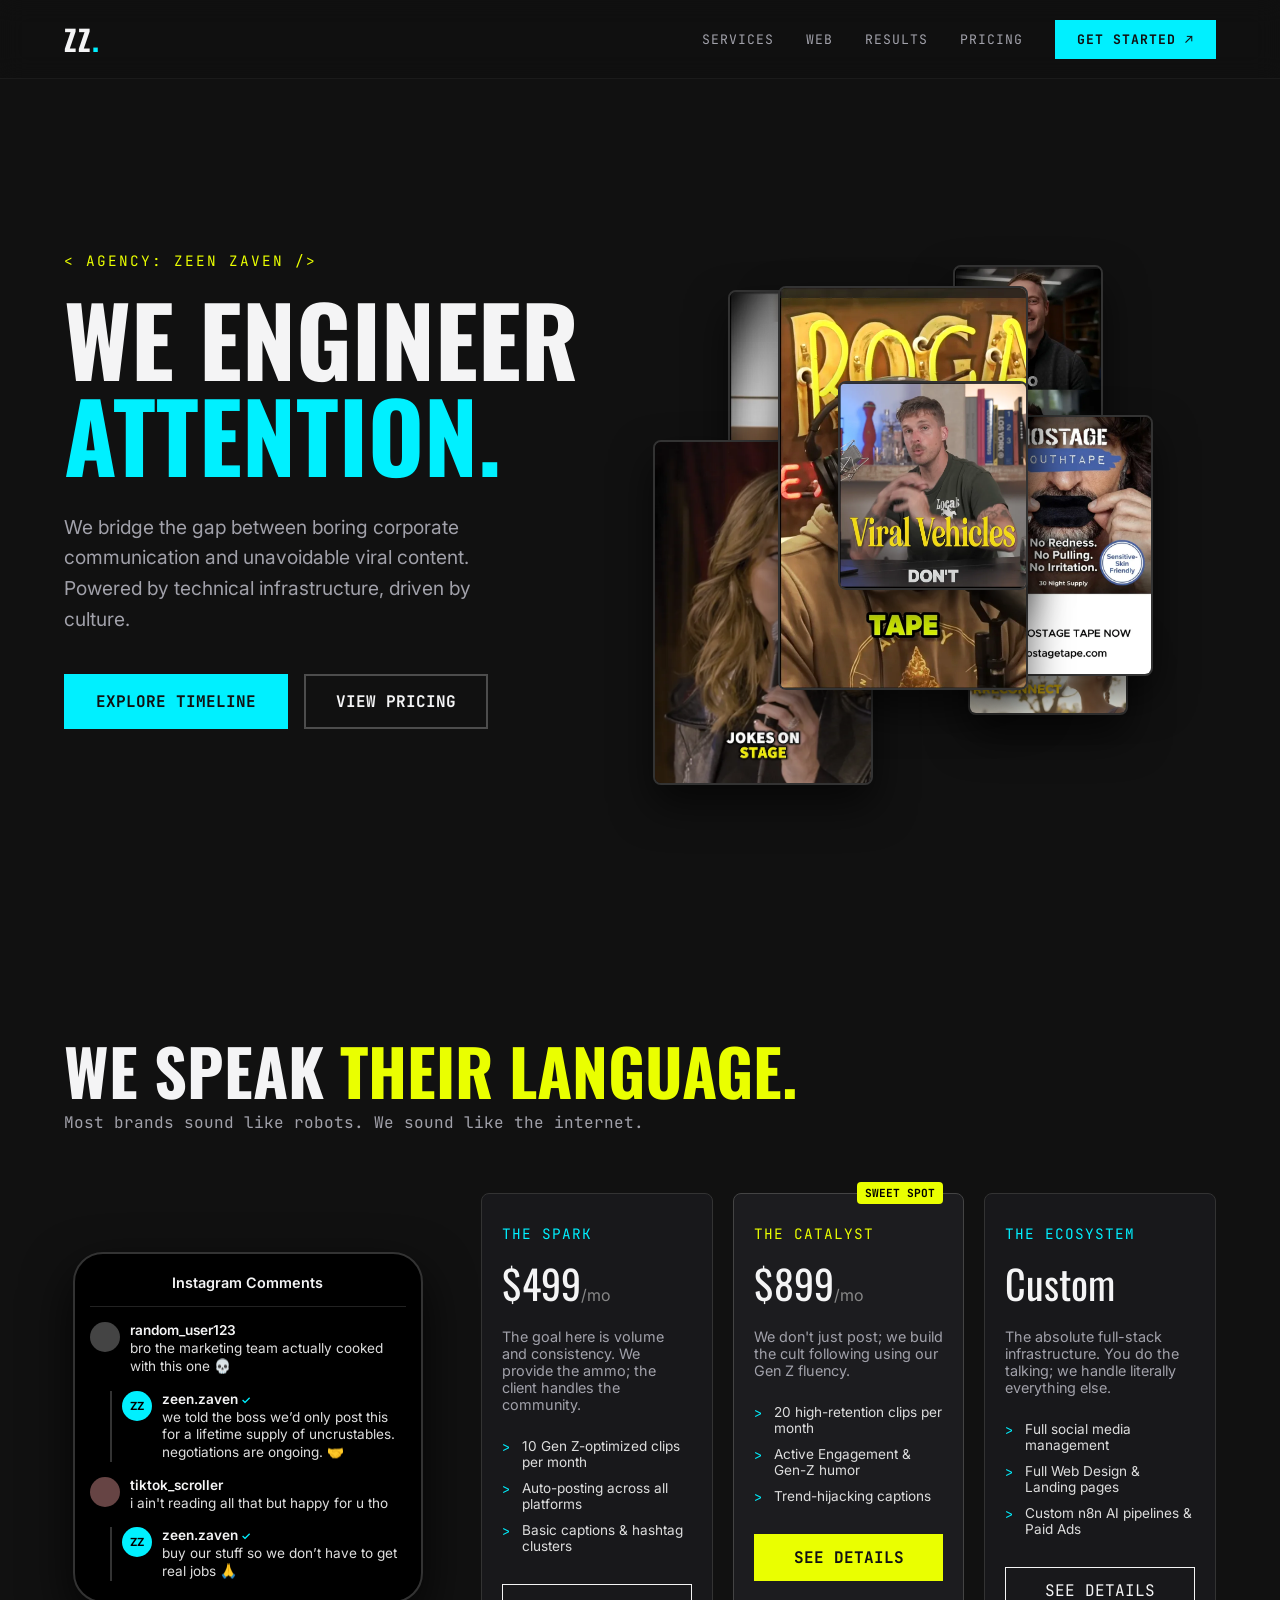
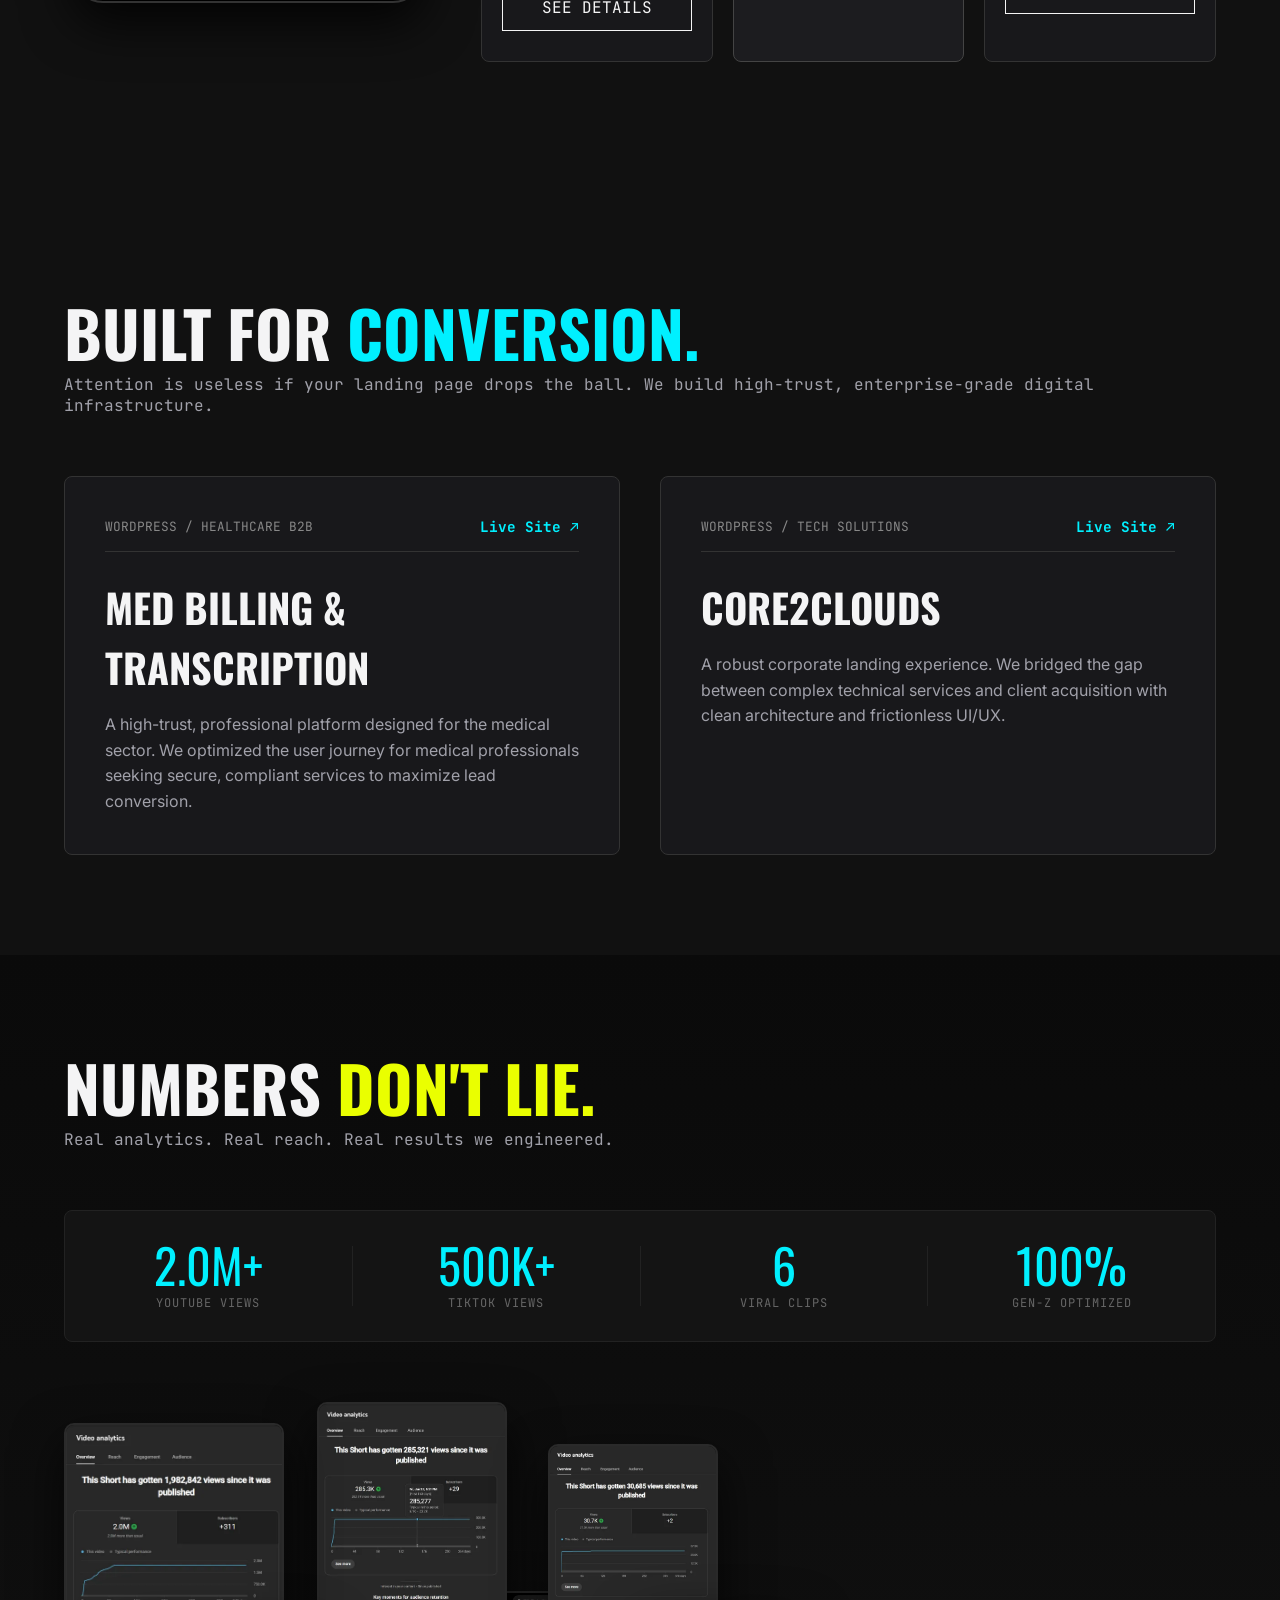
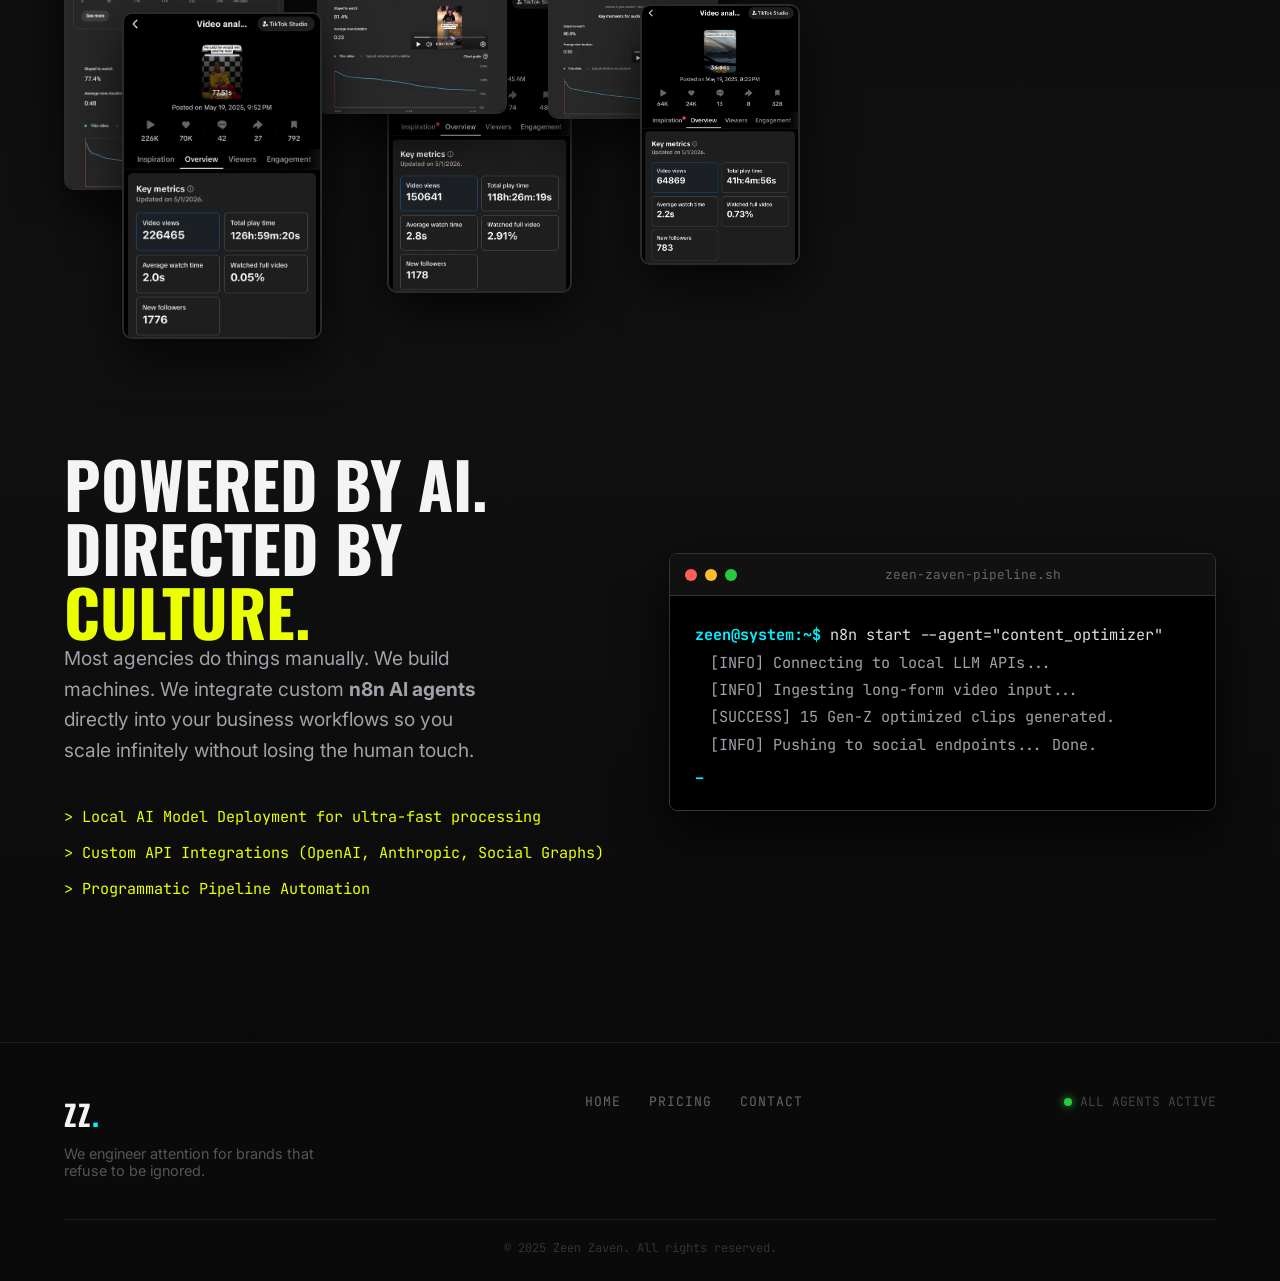
<file: index.html>
<!DOCTYPE html>
<html lang="en">

<head>
    <meta charset="UTF-8">
    <meta name="viewport" content="width=device-width, initial-scale=1.0">
    <title>Zeen Zaven | Digital Growth Engine</title>
    <!-- Google Fonts -->
    <link rel="preconnect" href="https://fonts.googleapis.com">
    <link rel="preconnect" href="https://fonts.gstatic.com" crossorigin>
    <link
        href="https://fonts.googleapis.com/css2?family=JetBrains+Mono:wght@400;700&family=Oswald:wght@500;700&family=Inter:wght@400;600&display=swap"
        rel="stylesheet">
    <meta name="description" content="Zeen Zaven is a Gen-Z content agency powered by AI automation and cultural fluency. We engineer viral short-form content for brands ready to dominate.">
    <!-- Stylesheet -->
    <link rel="stylesheet" href="style.css">
</head>

<body>

    <!-- Scroll Progress Bar -->
    <div class="scroll-progress-bar" id="scrollProgressBar"></div>

    <!-- Sticky Navigation Header -->
    <header class="sticky-header" id="stickyHeader">
        <div class="header-inner">
            <a href="index.html" class="header-logo">ZZ<span>.</span></a>
            <nav class="header-nav">
                <a href="#services" class="nav-link">Services</a>
                <a href="#infrastructure" class="nav-link">Web</a>
                <a href="#metrics" class="nav-link">Results</a>
                <a href="pricing.html" class="nav-link">Pricing</a>
                <a href="contact.html" class="nav-cta">Get Started ↗</a>
            </nav>
            <button class="hamburger" id="hamburger" aria-label="Open menu">
                <span></span><span></span><span></span>
            </button>
        </div>
        <nav class="mobile-nav" id="mobileNav">
            <a href="#services" class="nav-link">Services</a>
            <a href="#infrastructure" class="nav-link">Web</a>
            <a href="#metrics" class="nav-link">Results</a>
            <a href="pricing.html" class="nav-link">Pricing</a>
            <a href="contact.html" class="nav-cta">Get Started ↗</a>
        </nav>
    </header>

    <!-- Main Horizon Scroll Container -->
    <div class="timeline-container">

        <!-- Section 1: The Hero / Hook -->
        <section class="hero-section" id="hero">

            <div class="hero-content">
                <div class="brand-tag">&lt; AGENCY: ZEEN ZAVEN /&gt;</div>
                <h1 class="hero-title">WE ENGINEER<br><span class="highlight-cyan">ATTENTION.</span></h1>
                <p class="hero-pitch">We bridge the gap between boring corporate communication and unavoidable viral
                    content. Powered by technical infrastructure, driven by culture.</p>
                <div class="hero-btns">
                    <a href="#infrastructure" class="timeline-btn">EXPLORE TIMELINE</a>
                    <a href="pricing.html" class="timeline-btn timeline-btn-outline">VIEW PRICING</a>
                </div>
            </div>

            <div class="hero-visuals">
                <!-- The Shaking Cluster (Your 8 Screenshots) -->
                <div class="cluster-container">
                    <img src="./Images/bolt.new image 1.webp" class="cluster-img img-1" alt="Editing Showcase" loading="lazy">
                    <img src="./Images/bolt.new image 2.webp" class="cluster-img img-2" alt="Editing Showcase" loading="lazy">
                    <img src="./Images/Comedy Show Clipping.webp" class="cluster-img img-3" alt="Comedy Clipping" loading="lazy">
                    <img src="./Images/Hostage Tape CTA DEsign.webp" class="cluster-img img-4" alt="CTA Design" loading="lazy">
                    <img src="./Images/Hostage Tape Joe Rogan Clip.webp" class="cluster-img img-5" alt="Podcast Clip" loading="lazy">
                    <img src="./Images/Mental Health Oragnization Video.webp" class="cluster-img img-6" alt="Mental Health Video" loading="lazy">
                    <img src="./Images/Vybez App dating Show Clip.webp" class="cluster-img img-7" alt="Dating Show Clip" loading="lazy">
                    <img src="./Images/Youtube Video Clipping.webp" class="cluster-img img-8" alt="YT Clipping" loading="lazy">
                </div>
            </div>

        </section>

        <!-- Future Sections will go here -->
        <!-- Section 2: Culture & Services -->
        <section class="services-section" id="services">

            <div class="section-header">
                <h2 class="section-title">WE SPEAK <span class="highlight-yellow">THEIR LANGUAGE.</span></h2>
                <p class="section-subtitle">Most brands sound like robots. We sound like the internet.</p>
            </div>

            <div class="services-layout">

                <!-- Left: The Gen Z Comment Showcase -->
                <div class="comment-showcase">
                    <div class="phone-mockup">
                        <div class="phone-header">
                            <span class="app-name">Instagram Comments</span>
                        </div>
                        <div class="comment-thread">
                            <!-- Comment 1 -->
                            <div class="comment user-comment">
                                <div class="avatar"></div>
                                <div class="comment-text">
                                    <span class="username">random_user123</span>
                                    <p>bro the marketing team actually cooked with this one 💀</p>
                                </div>
                            </div>
                            <!-- Reply 1 -->
                            <div class="comment brand-reply">
                                <div class="avatar brand-avatar">ZZ</div>
                                <div class="comment-text">
                                    <span class="username">zeen.zaven <span class="badge">✓</span></span>
                                    <p>we told the boss we’d only post this for a lifetime supply of uncrustables.
                                        negotiations are ongoing. 🤝</p>
                                </div>
                            </div>

                            <!-- Comment 2 -->
                            <div class="comment user-comment">
                                <div class="avatar avatar-2"></div>
                                <div class="comment-text">
                                    <span class="username">tiktok_scroller</span>
                                    <p>i ain't reading all that but happy for u tho</p>
                                </div>
                            </div>
                            <!-- Reply 2 -->
                            <div class="comment brand-reply">
                                <div class="avatar brand-avatar">ZZ</div>
                                <div class="comment-text">
                                    <span class="username">zeen.zaven <span class="badge">✓</span></span>
                                    <p> buy our stuff so we don’t have to get real jobs 🙏</p>
                                </div>
                            </div>
                        </div>
                    </div>
                </div>

                <!-- Right: Pricing Tiers -->
                <div class="pricing-container">

                    <!-- Tier 1 -->
                    <div class="pricing-card">
                        <div class="tier-name">THE SPARK</div>
                        <div class="tier-price">$499<span>/mo</span></div>
                        <p class="tier-desc">The goal here is volume and consistency. We provide the ammo; the client handles the community.</p>
                        <ul class="tier-features">
                            <li>10 Gen Z-optimized clips per month</li>
                            <li>Auto-posting across all platforms</li>
                            <li>Basic captions & hashtag clusters</li>
                        </ul>
                        <a href="pricing.html" class="tier-btn" style="display:block;text-align:center;text-decoration:none;">SEE DETAILS</a>
                    </div>

                    <!-- Tier 2 -->
                    <div class="pricing-card highlighted-card">
                        <div class="card-badge">SWEET SPOT</div>
                        <div class="tier-name">THE CATALYST</div>
                        <div class="tier-price">$899<span>/mo</span></div>
                        <p class="tier-desc">We don't just post; we build the cult following using our Gen Z fluency.</p>
                        <ul class="tier-features">
                            <li>20 high-retention clips per month</li>
                            <li>Active Engagement & Gen-Z humor</li>
                            <li>Trend-hijacking captions</li>
                        </ul>
                        <a href="pricing.html" class="tier-btn primary-btn" style="display:block;text-align:center;text-decoration:none;">SEE DETAILS</a>
                    </div>

                    <!-- Tier 4 -->
                    <div class="pricing-card">
                        <div class="tier-name">THE ECOSYSTEM</div>
                        <div class="tier-price">Custom</div>
                        <p class="tier-desc">The absolute full-stack infrastructure. You do the talking; we handle literally everything else.</p>
                        <ul class="tier-features">
                            <li>Full social media management</li>
                            <li>Full Web Design & Landing pages</li>
                            <li>Custom n8n AI pipelines & Paid Ads</li>
                        </ul>
                        <a href="pricing.html" class="tier-btn" style="display:block;text-align:center;text-decoration:none;">SEE DETAILS</a>
                    </div>

                </div>
            </div>
        </section>
        <!-- Section 3: Enterprise Web Infrastructure -->
        <section class="web-section" id="infrastructure">
            <div class="section-header">
                <h2 class="section-title">BUILT FOR <span class="highlight-cyan">CONVERSION.</span></h2>
                <p class="section-subtitle">Attention is useless if your landing page drops the ball. We build
                    high-trust, enterprise-grade digital infrastructure.</p>
            </div>

            <div class="web-portfolio-grid">
                <!-- Project 1: Med Billing -->
                <div class="web-card">
                    <div class="web-card-header">
                        <span class="tech-stack">WordPress / Healthcare B2B</span>
                        <a href="https://medbillingandtranscription.com/" target="_blank" class="live-link">Live Site
                            ↗</a>
                    </div>
                    <h3 class="web-project-title">Med Billing & Transcription</h3>
                    <p class="web-project-desc">A high-trust, professional platform designed for the medical sector. We
                        optimized the user journey for medical professionals seeking secure, compliant services to
                        maximize lead conversion.</p>
                </div>

                <!-- Project 2: Core2Clouds -->
                <div class="web-card">
                    <div class="web-card-header">
                        <span class="tech-stack">WordPress / Tech Solutions</span>
                        <a href="https://core2clouds.com/" target="_blank" class="live-link">Live Site ↗</a>
                    </div>
                    <h3 class="web-project-title">Core2Clouds</h3>
                    <p class="web-project-desc">A robust corporate landing experience. We bridged the gap between
                        complex technical services and client acquisition with clean architecture and frictionless
                        UI/UX.</p>
                </div>
            </div>
        </section>

        <!-- Section 4: Metrics We're Proud Of -->
        <section class="metrics-section" id="metrics">
            <div class="section-header">
                <h2 class="section-title">NUMBERS <span class="highlight-yellow">DON'T LIE.</span></h2>
                <p class="section-subtitle">Real analytics. Real reach. Real results we engineered.</p>
            </div>
            <div class="metrics-layout">
                <div class="stats-bar">
                    <div class="stat-item">
                        <span class="stat-number">2.0M+</span>
                        <span class="stat-label">YouTube Views</span>
                    </div>
                    <div class="stat-divider"></div>
                    <div class="stat-item">
                        <span class="stat-number">500K+</span>
                        <span class="stat-label">TikTok Views</span>
                    </div>
                    <div class="stat-divider"></div>
                    <div class="stat-item">
                        <span class="stat-number">6</span>
                        <span class="stat-label">Viral Clips</span>
                    </div>
                    <div class="stat-divider"></div>
                    <div class="stat-item">
                        <span class="stat-number">100%</span>
                        <span class="stat-label">Gen-Z Optimized</span>
                    </div>
                </div>
                <div class="metrics-cluster-container">
                    <img src="./Images/Analytics/2.0M views on Youtube.webp" class="metric-img m-img-1" alt="2 Million YouTube views" loading="lazy">
                    <img src="./Images/Analytics/285K views on Youtube.webp" class="metric-img m-img-2" alt="285K YouTube views" loading="lazy">
                    <img src="./Images/Analytics/30K views on Youtube.webp" class="metric-img m-img-3" alt="30K YouTube views" loading="lazy">
                    <img src="./Images/Analytics/256K views on tiktok.webp" class="metric-img m-img-4" alt="256K TikTok views" loading="lazy">
                    <img src="./Images/Analytics/150k views on tiktok.webp" class="metric-img m-img-5" alt="150K TikTok views" loading="lazy">
                    <img src="./Images/Analytics/64K views on tiktok.webp" class="metric-img m-img-6" alt="64K TikTok views" loading="lazy">
                </div>
            </div>
        </section>

        <!-- Section 5: AI & Automation Boast -->
        <section class="automation-section" id="automation">
            <div class="automation-container">

                <div class="automation-text">
                    <h2 class="section-title">POWERED BY AI.<br>DIRECTED BY <span
                            class="highlight-yellow">CULTURE.</span></h2>
                    <p class="hero-pitch">Most agencies do things manually. We build machines. We integrate custom
                        <strong>n8n AI agents</strong> directly into your business workflows so you scale infinitely
                        without losing the human touch.
                    </p>
                    <ul class="tech-list">
                        <li>> Local AI Model Deployment for ultra-fast processing</li>
                        <li>> Custom API Integrations (OpenAI, Anthropic, Social Graphs)</li>
                        <li>> Programmatic Pipeline Automation</li>
                    </ul>
                </div>

                <!-- The Tech Boast: Terminal Mockup -->
                <div class="terminal-mockup">
                    <div class="terminal-header">
                        <span class="dot red"></span><span class="dot yellow"></span><span class="dot green"></span>
                        <span class="terminal-title">zeen-zaven-pipeline.sh</span>
                    </div>
                    <div class="terminal-body">
                        <p><span class="prompt">zeen@system:~$</span> n8n start --agent="content_optimizer"</p>
                        <p class="output">[INFO] Connecting to local LLM APIs...</p>
                        <p class="output">[INFO] Ingesting long-form video input...</p>
                        <p class="output">[SUCCESS] 15 Gen-Z optimized clips generated.</p>
                        <p class="output">[INFO] Pushing to social endpoints... Done.</p>
                        <p class="prompt blink">_</p>
                    </div>
                </div>

            </div>
        </section>
    </div>

    <!-- Footer -->
    <footer class="site-footer">
        <div class="footer-inner">
            <div class="footer-brand">
                <a href="index.html" class="header-logo">ZZ<span>.</span></a>
                <p>We engineer attention for brands that refuse to be ignored.</p>
            </div>
            <div class="footer-links">
                <a href="index.html">Home</a>
                <a href="pricing.html">Pricing</a>
                <a href="contact.html">Contact</a>
            </div>
            <div class="footer-status">
                <span class="status-dot"></span> ALL AGENTS ACTIVE
            </div>
        </div>
        <div class="footer-copy">© 2025 Zeen Zaven. All rights reserved.</div>
    </footer>

    <script>
        const bar = document.getElementById('scrollProgressBar');
        window.addEventListener('scroll', () => {
            const scrollTop = window.scrollY;
            const docHeight = document.documentElement.scrollHeight - window.innerHeight;
            bar.style.width = (scrollTop / docHeight * 100) + '%';
        });
        const header = document.getElementById('stickyHeader');
        window.addEventListener('scroll', () => {
            header.classList.toggle('scrolled', window.scrollY > 80);
        });
        const hamburger = document.getElementById('hamburger');
        const mobileNav = document.getElementById('mobileNav');
        hamburger.addEventListener('click', () => {
            hamburger.classList.toggle('open');
            mobileNav.classList.toggle('open');
        });
        mobileNav.querySelectorAll('a').forEach(link => {
            link.addEventListener('click', () => {
                hamburger.classList.remove('open');
                mobileNav.classList.remove('open');
            });
        });
    </script>

</body>

</html>
</file>
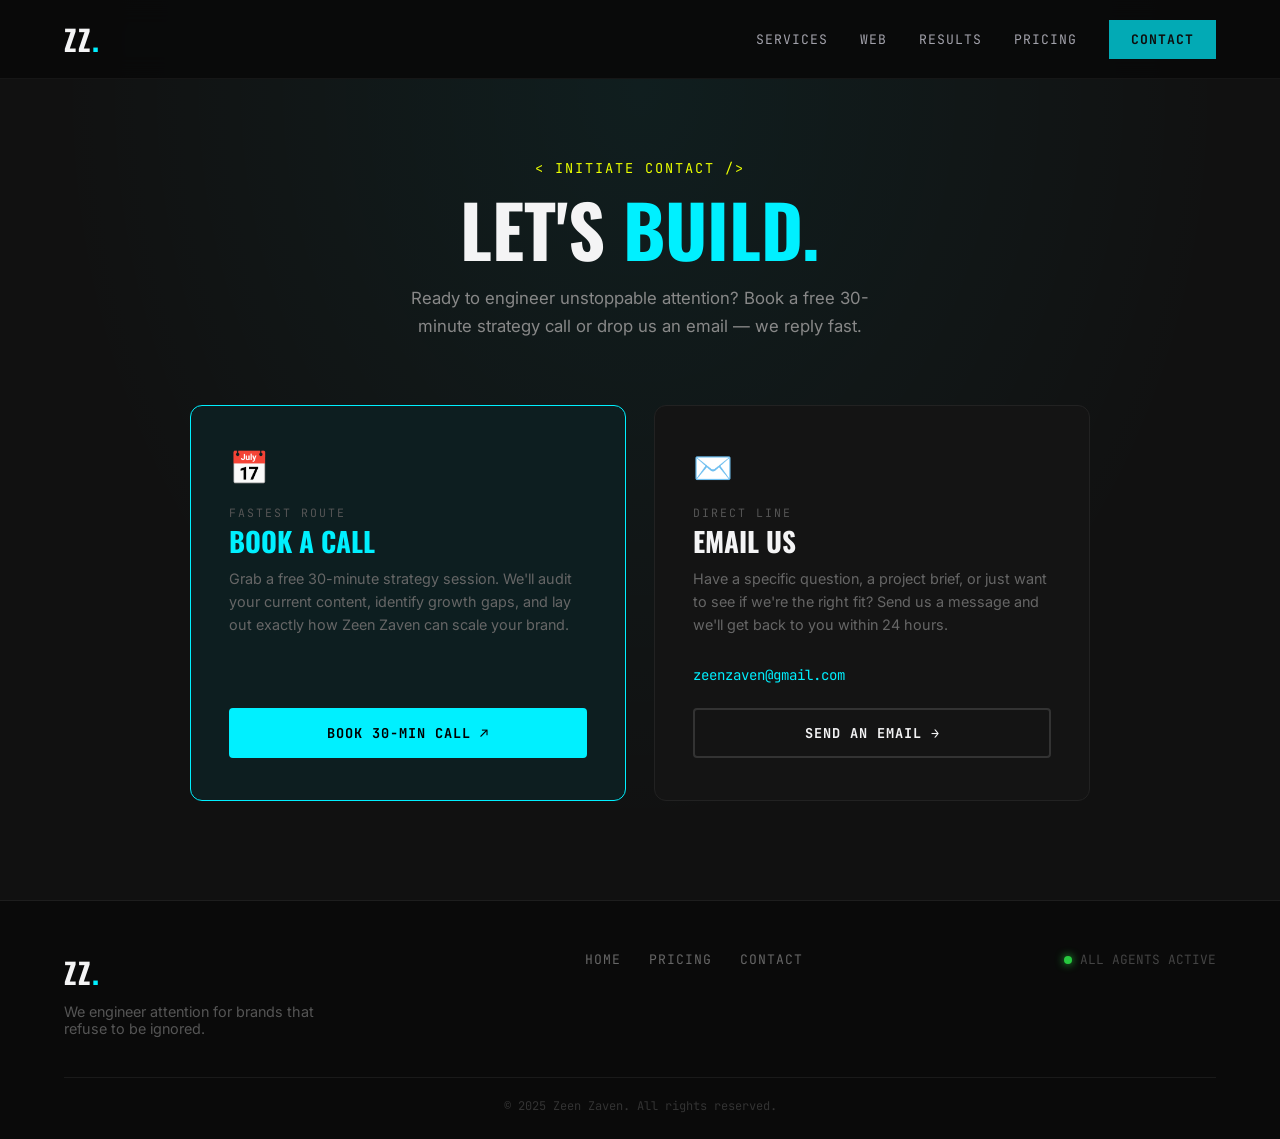
<file: contact.html>
<!DOCTYPE html>
<html lang="en">
<head>
    <meta charset="UTF-8">
    <meta name="viewport" content="width=device-width, initial-scale=1.0">
    <title>Contact | Zeen Zaven</title>
    <meta name="description" content="Get in touch with Zeen Zaven. Book a free 30-minute strategy call or email us directly to start engineering your brand's attention.">
    <link rel="preconnect" href="https://fonts.googleapis.com">
    <link rel="preconnect" href="https://fonts.gstatic.com" crossorigin>
    <link href="https://fonts.googleapis.com/css2?family=JetBrains+Mono:wght@400;700&family=Oswald:wght@500;700&family=Inter:wght@400;600&display=swap" rel="stylesheet">
    <link rel="stylesheet" href="style.css">
    <style>
        .contact-page {
            min-height: 100vh;
            display: flex;
            flex-direction: column;
            align-items: center;
            justify-content: center;
            padding: 140px 5% 80px;
            background: radial-gradient(ellipse at 50% 10%, rgba(0,240,255,0.06) 0%, transparent 65%);
        }

        .contact-tag {
            font-family: var(--font-data);
            color: var(--accent-yellow);
            font-size: 0.85rem;
            letter-spacing: 2px;
            margin-bottom: 16px;
            text-align: center;
        }

        .contact-title {
            font-family: var(--font-heading);
            font-size: 4.5rem;
            text-transform: uppercase;
            text-align: center;
            line-height: 1;
            margin-bottom: 20px;
        }

        .contact-sub {
            font-size: 1.05rem;
            color: #888;
            text-align: center;
            max-width: 500px;
            line-height: 1.65;
            margin-bottom: 64px;
        }

        .contact-grid {
            display: grid;
            grid-template-columns: 1fr 1fr;
            gap: 28px;
            width: 100%;
            max-width: 900px;
        }

        .contact-card {
            background: #141414;
            border: 1px solid #222;
            border-radius: 12px;
            padding: 42px 38px;
            transition: transform 0.3s ease, border-color 0.3s ease;
            display: flex;
            flex-direction: column;
        }

        .contact-card:hover {
            transform: translateY(-6px);
        }

        .contact-card.primary {
            border-color: var(--accent-cyan);
            background: #0d1e20;
        }

        .contact-icon {
            font-size: 2rem;
            margin-bottom: 18px;
        }

        .contact-card-label {
            font-family: var(--font-data);
            font-size: 0.72rem;
            letter-spacing: 2px;
            text-transform: uppercase;
            color: #555;
            margin-bottom: 8px;
        }

        .contact-card-title {
            font-family: var(--font-heading);
            font-size: 1.7rem;
            text-transform: uppercase;
            margin-bottom: 12px;
            line-height: 1;
        }

        .contact-card.primary .contact-card-title { color: var(--accent-cyan); }

        .contact-card-desc {
            font-size: 0.9rem;
            color: #666;
            line-height: 1.6;
            margin-bottom: 30px;
            flex: 1;
        }

        .contact-btn {
            display: inline-block;
            padding: 14px 24px;
            font-family: var(--font-data);
            font-size: 0.85rem;
            font-weight: 700;
            text-transform: uppercase;
            letter-spacing: 1px;
            text-decoration: none;
            border-radius: 4px;
            transition: all 0.3s ease;
            text-align: center;
        }

        .contact-btn.primary {
            background: var(--accent-cyan);
            color: #000;
            border: 2px solid var(--accent-cyan);
        }

        .contact-btn.primary:hover {
            background: transparent;
            color: var(--accent-cyan);
        }

        .contact-btn.secondary {
            background: transparent;
            color: var(--text-main);
            border: 2px solid #333;
        }

        .contact-btn.secondary:hover {
            background: var(--text-main);
            color: var(--bg-dark);
            border-color: var(--text-main);
        }

        .contact-detail {
            font-family: var(--font-data);
            font-size: 0.88rem;
            color: var(--accent-cyan);
            margin-bottom: 24px;
            word-break: break-all;
        }

        @media (max-width: 680px) {
            .contact-grid { grid-template-columns: 1fr; }
            .contact-title { font-size: 3rem; }
        }
    </style>
</head>
<body>
    <div class="scroll-progress-bar" id="scrollProgressBar"></div>

    <header class="sticky-header scrolled" id="stickyHeader">
        <div class="header-inner">
            <a href="index.html" class="header-logo">ZZ<span>.</span></a>
            <nav class="header-nav">
                <a href="index.html#services" class="nav-link">Services</a>
                <a href="index.html#infrastructure" class="nav-link">Web</a>
                <a href="index.html#metrics" class="nav-link">Results</a>
                <a href="pricing.html" class="nav-link">Pricing</a>
                <a href="contact.html" class="nav-cta" style="opacity:0.7">Contact</a>
            </nav>
            <button class="hamburger" id="hamburger" aria-label="Open menu"><span></span><span></span><span></span></button>
        </div>
        <nav class="mobile-nav" id="mobileNav">
            <a href="index.html#services" class="nav-link">Services</a>
            <a href="index.html#infrastructure" class="nav-link">Web</a>
            <a href="index.html#metrics" class="nav-link">Results</a>
            <a href="pricing.html" class="nav-link">Pricing</a>
            <a href="contact.html" class="nav-link">Contact</a>
        </nav>
    </header>

    <main class="contact-page">
        <p class="contact-tag">&lt; INITIATE CONTACT /&gt;</p>
        <h1 class="contact-title">LET'S <span class="highlight-cyan">BUILD.</span></h1>
        <p class="contact-sub">Ready to engineer unstoppable attention? Book a free 30-minute strategy call or drop us an email — we reply fast.</p>

        <div class="contact-grid">
            <!-- Calendly Card -->
            <div class="contact-card primary">
                <div class="contact-icon">📅</div>
                <p class="contact-card-label">Fastest Route</p>
                <h2 class="contact-card-title">Book a Call</h2>
                <p class="contact-card-desc">
                    Grab a free 30-minute strategy session. We'll audit your current content, identify growth gaps, and lay out exactly how Zeen Zaven can scale your brand.
                </p>
                <a href="https://calendly.com/zeenzaven/30min" target="_blank" rel="noopener noreferrer" class="contact-btn primary">BOOK 30-MIN CALL ↗</a>
            </div>

            <!-- Email Card -->
            <div class="contact-card">
                <div class="contact-icon">✉️</div>
                <p class="contact-card-label">Direct Line</p>
                <h2 class="contact-card-title">Email Us</h2>
                <p class="contact-card-desc">
                    Have a specific question, a project brief, or just want to see if we're the right fit? Send us a message and we'll get back to you within 24 hours.
                </p>
                <p class="contact-detail">zeenzaven@gmail.com</p>
                <a href="mailto:zeenzaven@gmail.com" class="contact-btn secondary">SEND AN EMAIL →</a>
            </div>
        </div>
    </main>

    <footer class="site-footer">
        <div class="footer-inner">
            <div class="footer-brand">
                <a href="index.html" class="header-logo">ZZ<span>.</span></a>
                <p>We engineer attention for brands that refuse to be ignored.</p>
            </div>
            <div class="footer-links">
                <a href="index.html">Home</a>
                <a href="pricing.html">Pricing</a>
                <a href="contact.html">Contact</a>
            </div>
            <div class="footer-status"><span class="status-dot"></span> ALL AGENTS ACTIVE</div>
        </div>
        <div class="footer-copy">© 2025 Zeen Zaven. All rights reserved.</div>
    </footer>

    <script>
        const bar = document.getElementById('scrollProgressBar');
        window.addEventListener('scroll', () => { bar.style.width = (window.scrollY / (document.documentElement.scrollHeight - window.innerHeight) * 100) + '%'; });
        const hb = document.getElementById('hamburger'), mn = document.getElementById('mobileNav');
        hb.addEventListener('click', () => { hb.classList.toggle('open'); mn.classList.toggle('open'); });
        mn.querySelectorAll('a').forEach(l => l.addEventListener('click', () => { hb.classList.remove('open'); mn.classList.remove('open'); }));
    </script>
</body>
</html>
</file>
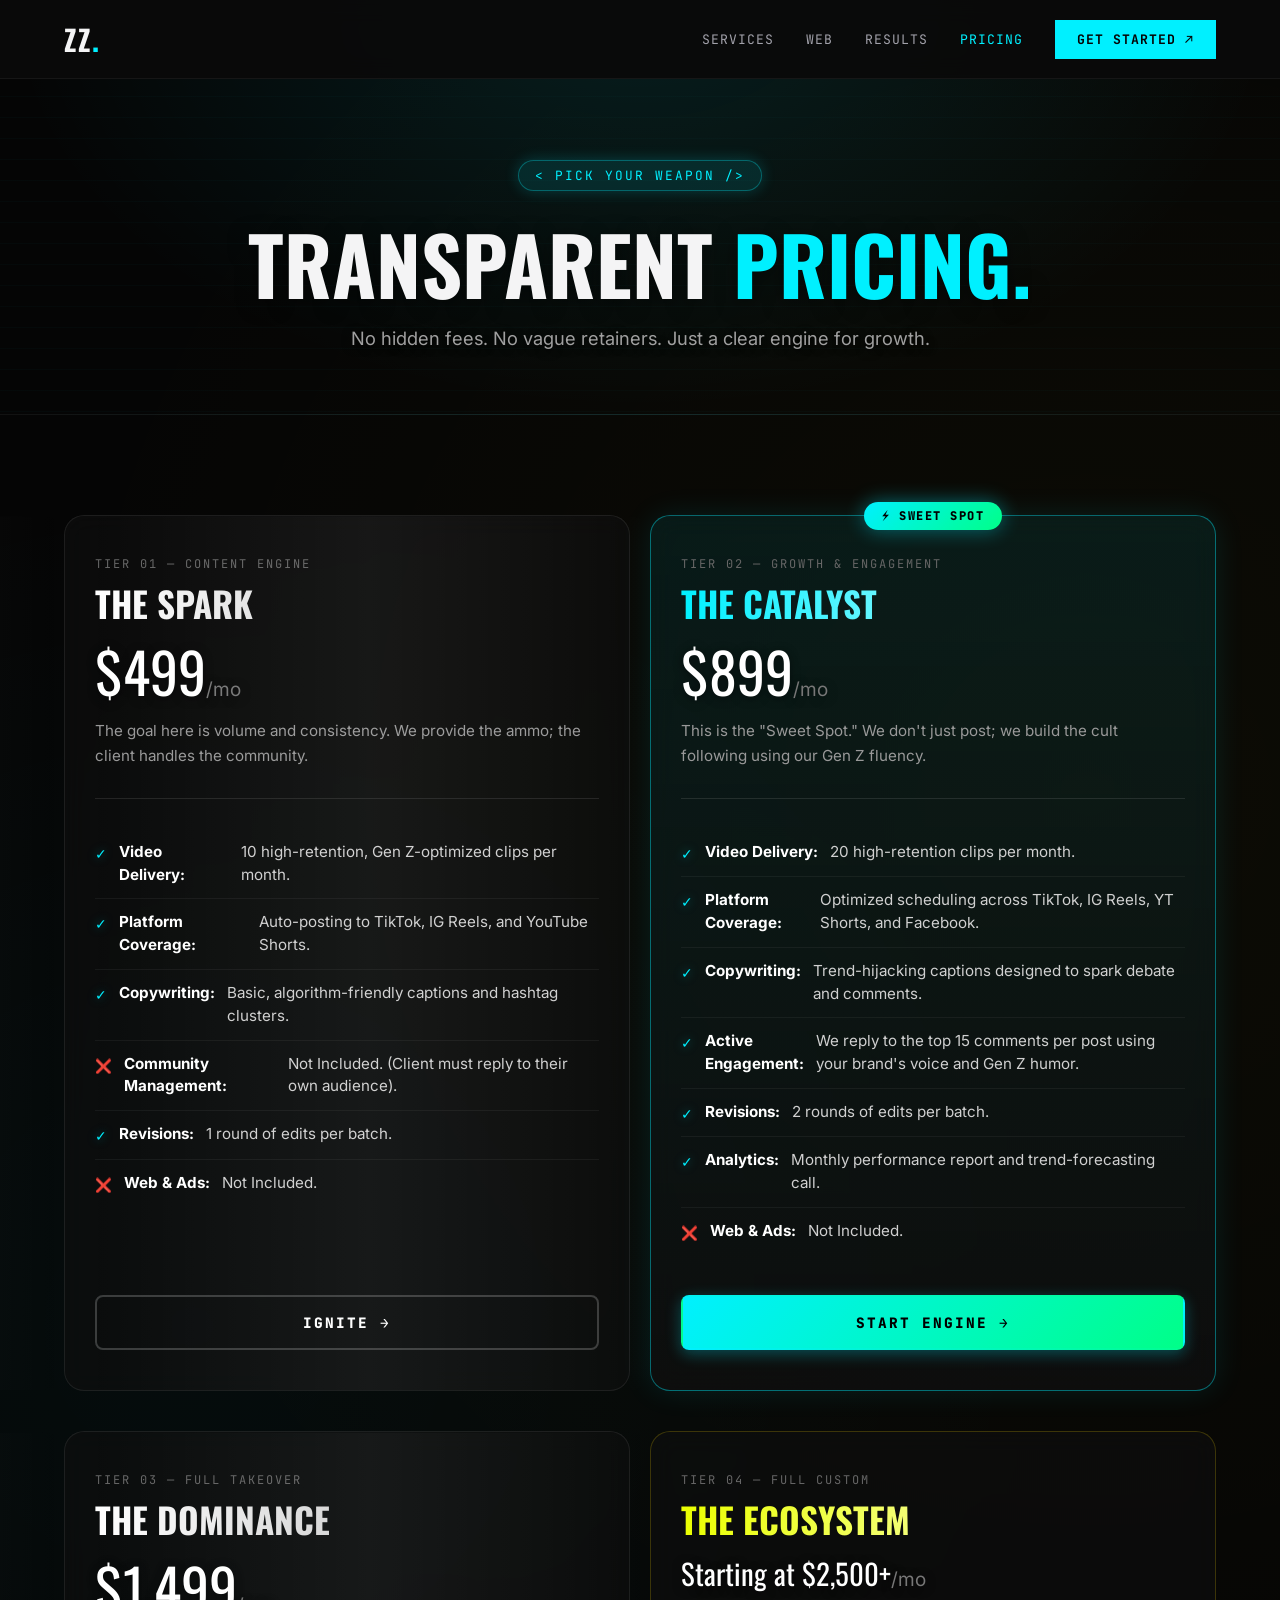
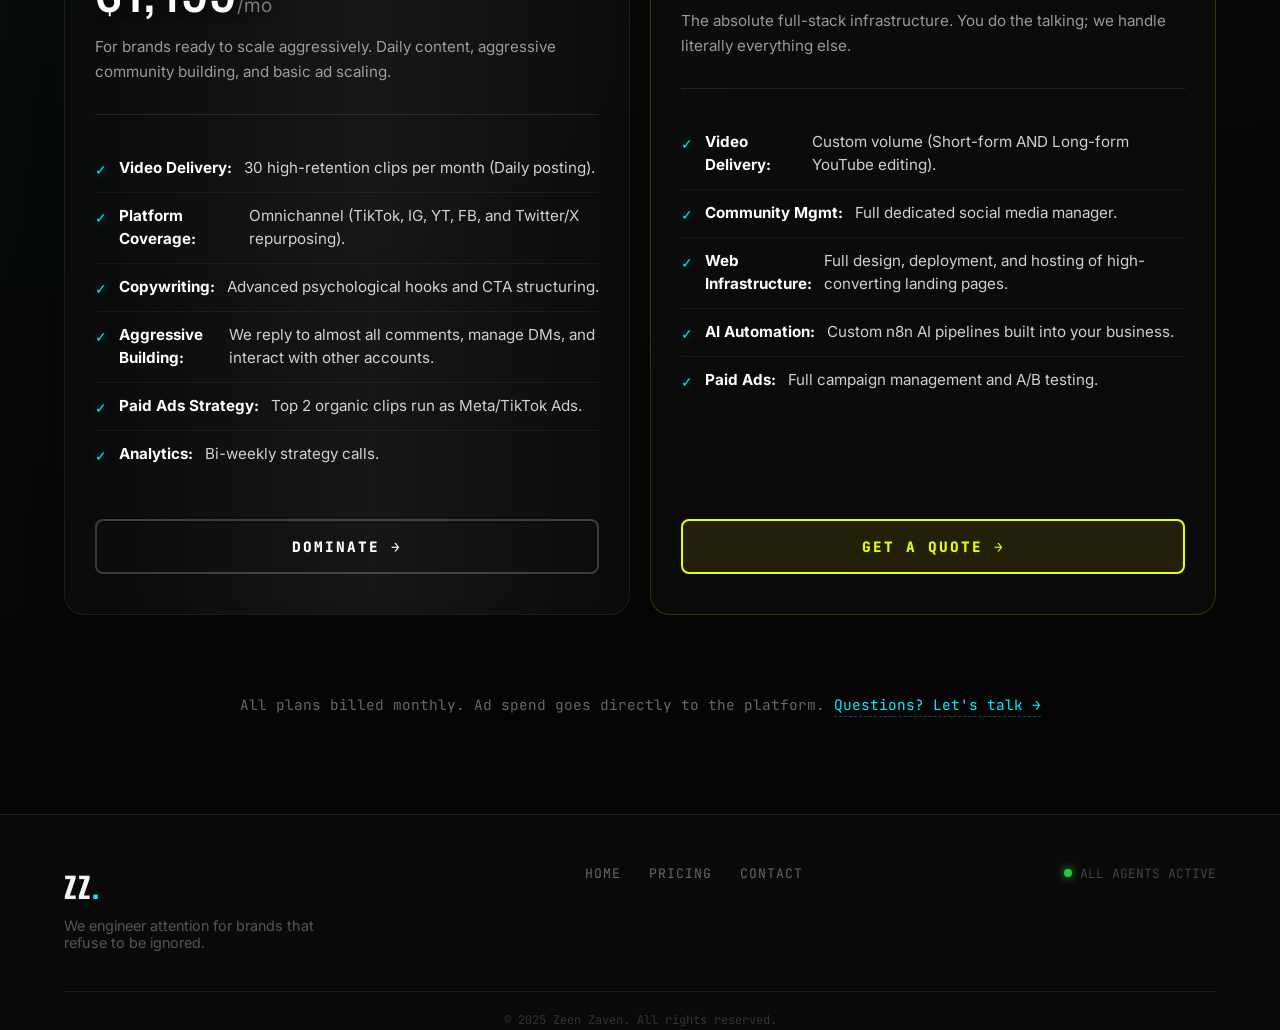
<file: pricing.html>
<!DOCTYPE html>
<html lang="en">
<head>
    <meta charset="UTF-8">
    <meta name="viewport" content="width=device-width, initial-scale=1.0">
    <title>Pricing | Zeen Zaven</title>
    <meta name="description" content="Transparent pricing for Gen-Z content, community management, and AI automation. Pick your growth tier.">
    <link rel="preconnect" href="https://fonts.googleapis.com">
    <link rel="preconnect" href="https://fonts.gstatic.com" crossorigin>
    <link href="https://fonts.googleapis.com/css2?family=JetBrains+Mono:wght@400;700&family=Oswald:wght@500;700&family=Inter:wght@400;600&display=swap" rel="stylesheet">
    <link rel="stylesheet" href="style.css">
    <link rel="stylesheet" href="pricing.css">
</head>
<body>
    <div class="scroll-progress-bar" id="scrollProgressBar"></div>
    <header class="sticky-header scrolled" id="stickyHeader">
        <div class="header-inner">
            <a href="index.html" class="header-logo">ZZ<span>.</span></a>
            <nav class="header-nav">
                <a href="index.html#services" class="nav-link">Services</a>
                <a href="index.html#infrastructure" class="nav-link">Web</a>
                <a href="index.html#metrics" class="nav-link">Results</a>
                <a href="pricing.html" class="nav-link" style="color:var(--accent-cyan)">Pricing</a>
                <a href="contact.html" class="nav-cta">Get Started ↗</a>
            </nav>
            <button class="hamburger" id="hamburger" aria-label="Open menu"><span></span><span></span><span></span></button>
        </div>
        <nav class="mobile-nav" id="mobileNav">
            <a href="index.html#services" class="nav-link">Services</a>
            <a href="index.html#infrastructure" class="nav-link">Web</a>
            <a href="index.html#metrics" class="nav-link">Results</a>
            <a href="pricing.html" class="nav-link">Pricing</a>
            <a href="contact.html" class="nav-cta">Get Started ↗</a>
        </nav>
    </header>

    <section class="pricing-hero">
        <div class="brand-tag">&lt; PICK YOUR WEAPON /&gt;</div>
        <h1 class="hero-title">TRANSPARENT <span class="highlight-cyan">PRICING.</span></h1>
        <p class="pricing-hero-sub">No hidden fees. No vague retainers. Just a clear engine for growth.</p>
    </section>

    <div class="pricing-page-grid">

        <!-- Tier 1 -->
        <div class="pp-card">
            <p class="pp-label">Tier 01 — Content Engine</p>
            <h2 class="pp-name">The Spark</h2>
            <div class="pp-price">$499<span>/mo</span></div>
            <p class="pp-tagline">The goal here is volume and consistency. We provide the ammo; the client handles the community.</p>
            <ul class="pp-features">
                <li><span class="fi">✓</span> <strong>Video Delivery:</strong> 10 high-retention, Gen Z-optimized clips per month.</li>
                <li><span class="fi">✓</span> <strong>Platform Coverage:</strong> Auto-posting to TikTok, IG Reels, and YouTube Shorts.</li>
                <li><span class="fi">✓</span> <strong>Copywriting:</strong> Basic, algorithm-friendly captions and hashtag clusters.</li>
                <li><span class="fi no">❌</span> <strong>Community Management:</strong> Not Included. (Client must reply to their own audience).</li>
                <li><span class="fi">✓</span> <strong>Revisions:</strong> 1 round of edits per batch.</li>
                <li><span class="fi no">❌</span> <strong>Web & Ads:</strong> Not Included.</li>
            </ul>
            <a href="contact.html" class="pp-cta">IGNITE →</a>
        </div>

        <!-- Tier 2 (featured) -->
        <div class="pp-card featured">
            <div class="pp-badge">⚡ SWEET SPOT</div>
            <p class="pp-label">Tier 02 — Growth & Engagement</p>
            <h2 class="pp-name">The Catalyst</h2>
            <div class="pp-price">$899<span>/mo</span></div>
            <p class="pp-tagline">This is the "Sweet Spot." We don't just post; we build the cult following using our Gen Z fluency.</p>
            <ul class="pp-features">
                <li><span class="fi">✓</span> <strong>Video Delivery:</strong> 20 high-retention clips per month.</li>
                <li><span class="fi">✓</span> <strong>Platform Coverage:</strong> Optimized scheduling across TikTok, IG Reels, YT Shorts, and Facebook.</li>
                <li><span class="fi">✓</span> <strong>Copywriting:</strong> Trend-hijacking captions designed to spark debate and comments.</li>
                <li><span class="fi">✓</span> <strong>Active Engagement:</strong> We reply to the top 15 comments per post using your brand's voice and Gen Z humor.</li>
                <li><span class="fi">✓</span> <strong>Revisions:</strong> 2 rounds of edits per batch.</li>
                <li><span class="fi">✓</span> <strong>Analytics:</strong> Monthly performance report and trend-forecasting call.</li>
                <li><span class="fi no">❌</span> <strong>Web & Ads:</strong> Not Included.</li>
            </ul>
            <a href="contact.html" class="pp-cta">START ENGINE →</a>
        </div>

        <!-- Tier 3 -->
        <div class="pp-card">
            <p class="pp-label">Tier 03 — Full Takeover</p>
            <h2 class="pp-name">The Dominance</h2>
            <div class="pp-price">$1,499<span>/mo</span></div>
            <p class="pp-tagline">For brands ready to scale aggressively. Daily content, aggressive community building, and basic ad scaling.</p>
            <ul class="pp-features">
                <li><span class="fi">✓</span> <strong>Video Delivery:</strong> 30 high-retention clips per month (Daily posting).</li>
                <li><span class="fi">✓</span> <strong>Platform Coverage:</strong> Omnichannel (TikTok, IG, YT, FB, and Twitter/X repurposing).</li>
                <li><span class="fi">✓</span> <strong>Copywriting:</strong> Advanced psychological hooks and CTA structuring.</li>
                <li><span class="fi">✓</span> <strong>Aggressive Building:</strong> We reply to almost all comments, manage DMs, and interact with other accounts.</li>
                <li><span class="fi">✓</span> <strong>Paid Ads Strategy:</strong> Top 2 organic clips run as Meta/TikTok Ads.</li>
                <li><span class="fi">✓</span> <strong>Analytics:</strong> Bi-weekly strategy calls.</li>
            </ul>
            <a href="contact.html" class="pp-cta">DOMINATE →</a>
        </div>

        <!-- Tier 4 -->
        <div class="pp-card custom">
            <p class="pp-label">Tier 04 — Full Custom</p>
            <h2 class="pp-name">The Ecosystem</h2>
            <div class="pp-price" style="font-size:1.8rem">Starting at $2,500+<span>/mo</span></div>
            <p class="pp-tagline">The absolute full-stack infrastructure. You do the talking; we handle literally everything else.</p>
            <ul class="pp-features">
                <li><span class="fi">✓</span> <strong>Video Delivery:</strong> Custom volume (Short-form AND Long-form YouTube editing).</li>
                <li><span class="fi">✓</span> <strong>Community Mgmt:</strong> Full dedicated social media manager.</li>
                <li><span class="fi">✓</span> <strong>Web Infrastructure:</strong> Full design, deployment, and hosting of high-converting landing pages.</li>
                <li><span class="fi">✓</span> <strong>AI Automation:</strong> Custom n8n AI pipelines built into your business.</li>
                <li><span class="fi">✓</span> <strong>Paid Ads:</strong> Full campaign management and A/B testing.</li>
            </ul>
            <a href="contact.html" class="pp-cta">GET A QUOTE →</a>
        </div>

    </div>

    <p class="pricing-note">All plans billed monthly. Ad spend goes directly to the platform. <a href="contact.html">Questions? Let's talk →</a></p>

    <footer class="site-footer">
        <div class="footer-inner">
            <div class="footer-brand">
                <a href="index.html" class="header-logo">ZZ<span>.</span></a>
                <p>We engineer attention for brands that refuse to be ignored.</p>
            </div>
            <div class="footer-links">
                <a href="index.html">Home</a>
                <a href="pricing.html">Pricing</a>
                <a href="contact.html">Contact</a>
            </div>
            <div class="footer-status"><span class="status-dot"></span> ALL AGENTS ACTIVE</div>
        </div>
        <div class="footer-copy">© 2025 Zeen Zaven. All rights reserved.</div>
    </footer>

    <script>
        const bar = document.getElementById('scrollProgressBar');
        window.addEventListener('scroll', () => { bar.style.width = (window.scrollY / (document.documentElement.scrollHeight - window.innerHeight) * 100) + '%'; });
        const hb = document.getElementById('hamburger'), mn = document.getElementById('mobileNav');
        hb.addEventListener('click', () => { hb.classList.toggle('open'); mn.classList.toggle('open'); });
        mn.querySelectorAll('a').forEach(l => l.addEventListener('click', () => { hb.classList.remove('open'); mn.classList.remove('open'); }));
    </script>
</body>
</html>
</file>
<file: style.css>
/* --- Global Variables & Reset --- */
:root {
    --bg-dark: #111111;
    --text-main: #f4f4f5;
    --accent-cyan: #00f0ff;
    --accent-yellow: #eaff00;
    --font-heading: 'Oswald', sans-serif;
    --font-data: 'JetBrains Mono', monospace;
    --font-body: 'Inter', sans-serif;
}

* {
    margin: 0;
    padding: 0;
    box-sizing: border-box;
}

body {
    background-color: var(--bg-dark);
    color: var(--text-main);
    font-family: var(--font-body);
    overflow-x: hidden;
    /* Prevent horizontal scrollbars during dev */
}

/* --- Hero Section Layout --- */
.hero-section {
    display: flex;
    align-items: center;
    justify-content: space-between;
    min-height: 100vh;
    padding: 0 5%;
    position: relative;
}

.hero-content {
    flex: 1;
    max-width: 600px;
    z-index: 10;
}

.brand-tag {
    font-family: var(--font-data);
    color: var(--accent-yellow);
    font-size: 0.9rem;
    margin-bottom: 20px;
    letter-spacing: 2px;
}

.hero-title {
    font-family: var(--font-heading);
    font-size: 6rem;
    line-height: 1;
    text-transform: uppercase;
    margin-bottom: 30px;
}

.highlight-cyan {
    color: var(--accent-cyan);
}

.hero-pitch {
    font-size: 1.2rem;
    line-height: 1.6;
    color: #a1a1aa;
    margin-bottom: 40px;
    max-width: 80%;
}

.timeline-btn {
    display: inline-block;
    font-family: var(--font-data);
    text-decoration: none;
    color: var(--bg-dark);
    background-color: var(--accent-cyan);
    padding: 15px 30px;
    font-weight: 700;
    text-transform: uppercase;
    transition: all 0.3s ease;
    border: 2px solid var(--accent-cyan);
}

.timeline-btn:hover {
    background-color: transparent;
    color: var(--accent-cyan);
    box-shadow: 0 0 15px rgba(0, 240, 255, 0.4);
}

/* --- Hero Visuals & Milestones --- */
.hero-visuals {
    flex: 1;
    position: relative;
    height: 80vh;
    display: flex;
    justify-content: center;
    align-items: center;
}

.milestone {
    position: absolute;
    font-family: var(--font-data);
    font-size: 0.85rem;
    padding: 10px 15px;
    border-radius: 4px;
    background: rgba(20, 20, 20, 0.8);
    backdrop-filter: blur(5px);
    border: 1px solid rgba(255, 255, 255, 0.1);
    z-index: 20;
    box-shadow: 0 10px 30px rgba(0, 0, 0, 0.5);
    animation: float-milestone 6s ease-in-out infinite;
}

.yt-milestone {
    top: 10%;
    right: 10%;
    border-left: 3px solid #ff0000;
}

.tiktok-milestone {
    top: 30%;
    left: 0;
    border-left: 3px solid var(--accent-cyan);
    animation-delay: 1s;
}

.yt-minor-milestone {
    bottom: 15%;
    right: 20%;
    border-left: 3px solid #ff0000;
    animation-delay: 2s;
}

/* --- The Shaking Cluster --- */
.cluster-container {
    position: relative;
    width: 500px;
    height: 500px;
}

.cluster-img {
    position: absolute;
    border: 2px solid #333;
    border-radius: 8px;
    box-shadow: 0 20px 40px rgba(0, 0, 0, 0.6);
    object-fit: cover;
    transition: transform 0.3s ease;
}

/* Hover effect on images */
.cluster-img:hover {
    z-index: 50 !important;
    border-color: var(--accent-yellow);
    transform: scale(1.05) !important;
    animation-play-state: paused;
}

/* Sizing and positioning the 8 images */
.img-1 {
    width: 200px;
    top: 10%;
    left: 10%;
    z-index: 5;
    animation: gentle-shake 7s ease-in-out infinite;
}

.img-2 {
    width: 150px;
    top: 5%;
    right: 15%;
    z-index: 2;
    animation: gentle-shake 6s ease-in-out infinite alternate;
}

.img-3 {
    width: 220px;
    top: 40%;
    left: -5%;
    z-index: 6;
    animation: gentle-shake 8s ease-in-out infinite;
}

.img-4 {
    width: 180px;
    top: 35%;
    right: 5%;
    z-index: 4;
    animation: gentle-shake 7.5s ease-in-out infinite alternate;
}

.img-5 {
    width: 250px;
    bottom: 10%;
    left: 20%;
    z-index: 7;
    animation: gentle-shake 6.5s ease-in-out infinite;
}

.img-6 {
    width: 160px;
    bottom: 5%;
    right: 10%;
    z-index: 3;
    animation: gentle-shake 8.5s ease-in-out infinite alternate;
}

.img-7 {
    width: 140px;
    top: 20%;
    left: 40%;
    z-index: 1;
    animation: gentle-shake 7s ease-in-out infinite;
}

.img-8 {
    width: 190px;
    bottom: 30%;
    right: 30%;
    z-index: 8;
    animation: gentle-shake 6s ease-in-out infinite alternate;
}

/* --- Animations --- */
@keyframes float-milestone {

    0%,
    100% {
        transform: translateY(0);
    }

    50% {
        transform: translateY(-15px);
    }
}

@keyframes gentle-shake {
    0% {
        transform: translate(0, 0) rotate(0deg);
    }

    25% {
        transform: translate(3px, -3px) rotate(1deg);
    }

    50% {
        transform: translate(-2px, 4px) rotate(-1deg);
    }

    75% {
        transform: translate(4px, 2px) rotate(0.5deg);
    }

    100% {
        transform: translate(0, 0) rotate(0deg);
    }
}

/* --- Services & Culture Section --- */
.services-section {
    min-height: 100vh;
    padding: 80px 5%;
    display: flex;
    flex-direction: column;
    justify-content: center;
}

.section-header {
    margin-bottom: 60px;
}

.section-title {
    font-family: var(--font-heading);
    font-size: 4rem;
    text-transform: uppercase;
    line-height: 1;
}

.highlight-yellow {
    color: var(--accent-yellow);
}

.section-subtitle {
    font-family: var(--font-data);
    color: #a1a1aa;
    margin-top: 10px;
}

.services-layout {
    display: flex;
    gap: 50px;
    align-items: center;
}

/* --- Gen Z Comment Showcase (Phone Mockup) --- */
.comment-showcase {
    flex: 1;
    display: flex;
    justify-content: center;
}

.phone-mockup {
    width: 350px;
    background-color: #000;
    border: 2px solid #333;
    border-radius: 30px;
    padding: 20px 15px;
    box-shadow: 0 20px 50px rgba(0, 0, 0, 0.8);
    position: relative;
}

.phone-header {
    border-bottom: 1px solid #222;
    padding-bottom: 15px;
    margin-bottom: 15px;
    text-align: center;
    font-family: var(--font-body);
    font-weight: 600;
    font-size: 0.9rem;
}

.comment-thread {
    display: flex;
    flex-direction: column;
    gap: 15px;
}

.comment {
    display: flex;
    gap: 10px;
    font-size: 0.85rem;
}

.avatar {
    width: 30px;
    height: 30px;
    border-radius: 50%;
    background-color: #444;
    flex-shrink: 0;
}

.avatar-2 {
    background-color: #664444;
}

.brand-avatar {
    background-color: var(--accent-cyan);
    color: #000;
    display: flex;
    align-items: center;
    justify-content: center;
    font-weight: bold;
    font-size: 0.7rem;
}

.username {
    font-weight: 600;
    margin-bottom: 2px;
    display: block;
}

.badge {
    color: var(--accent-cyan);
    font-size: 0.7rem;
}

.comment-text p {
    color: #ddd;
    line-height: 1.3;
}

.brand-reply {
    margin-left: 20px;
    border-left: 2px solid #333;
    padding-left: 10px;
}

/* --- Pricing Tiers --- */
.pricing-container {
    flex: 2;
    display: grid;
    grid-template-columns: repeat(3, 1fr);
    gap: 20px;
}

.pricing-card {
    background: #18181b;
    border: 1px solid #333;
    padding: 30px 20px;
    border-radius: 8px;
    position: relative;
    transition: transform 0.3s ease, border-color 0.3s ease;
}

.pricing-card:hover {
    transform: translateY(-10px);
    border-color: var(--accent-cyan);
}

.card-badge {
    position: absolute;
    top: -12px;
    right: 20px;
    background: var(--accent-yellow);
    color: #000;
    font-family: var(--font-data);
    font-size: 0.7rem;
    padding: 4px 8px;
    font-weight: bold;
    border-radius: 4px;
}

.highlighted-card {
    border-color: #444;
    background: #1c1c1f;
}

.tier-name {
    font-family: var(--font-data);
    font-size: 0.9rem;
    color: var(--accent-cyan);
    margin-bottom: 10px;
    letter-spacing: 1px;
}

.highlighted-card .tier-name {
    color: var(--accent-yellow);
}

.tier-price {
    font-family: var(--font-heading);
    font-size: 2.5rem;
    margin-bottom: 15px;
}

.tier-price span {
    font-size: 1rem;
    color: #888;
    font-family: var(--font-body);
}

.tier-desc {
    font-size: 0.9rem;
    color: #a1a1aa;
    margin-bottom: 25px;
    min-height: 40px;
}

.tier-features {
    list-style: none;
    margin-bottom: 30px;
}

.tier-features li {
    font-size: 0.85rem;
    margin-bottom: 10px;
    position: relative;
    padding-left: 20px;
    color: #ddd;
}

.tier-features li::before {
    content: '>';
    position: absolute;
    left: 0;
    color: var(--accent-cyan);
    font-family: var(--font-data);
}

.tier-btn {
    width: 100%;
    padding: 12px;
    background: transparent;
    border: 1px solid var(--text-main);
    color: var(--text-main);
    font-family: var(--font-data);
    text-transform: uppercase;
    cursor: pointer;
    transition: all 0.3s;
}

.tier-btn:hover {
    background: var(--text-main);
    color: var(--bg-dark);
}

.primary-btn {
    background: var(--accent-yellow);
    border-color: var(--accent-yellow);
    color: var(--bg-dark);
    font-weight: bold;
}

.primary-btn:hover {
    background: transparent;
    color: var(--accent-yellow);
}

/* Responsive adjust for smaller screens */
@media (max-width: 1100px) {
    .services-layout {
        flex-direction: column;
    }

    .pricing-container {
        grid-template-columns: 1fr;
        width: 100%;
        max-width: 600px;
    }
}

/* --- Web Infrastructure Section --- */
.web-section {
    padding: 100px 5%;
    min-height: 80vh;
    display: flex;
    flex-direction: column;
    justify-content: center;
}

.web-portfolio-grid {
    display: grid;
    grid-template-columns: 1fr 1fr;
    gap: 40px;
}

.web-card {
    background: #18181b;
    border: 1px solid #333;
    padding: 40px;
    border-radius: 8px;
    transition: all 0.3s ease;
}

.web-card:hover {
    border-color: var(--accent-cyan);
    transform: translateY(-5px);
    box-shadow: 0 10px 30px rgba(0, 240, 255, 0.05);
}

.web-card-header {
    display: flex;
    justify-content: space-between;
    align-items: center;
    margin-bottom: 25px;
    border-bottom: 1px solid #333;
    padding-bottom: 15px;
}

.tech-stack {
    font-family: var(--font-data);
    font-size: 0.8rem;
    color: #888;
    text-transform: uppercase;
}

.live-link {
    color: var(--accent-cyan);
    text-decoration: none;
    font-family: var(--font-data);
    font-size: 0.9rem;
    font-weight: bold;
    transition: color 0.3s;
}

.live-link:hover {
    color: var(--text-main);
}

.web-project-title {
    font-family: var(--font-heading);
    font-size: 2.5rem;
    margin-bottom: 15px;
    text-transform: uppercase;
}

.web-project-desc {
    color: #a1a1aa;
    line-height: 1.6;
    font-size: 1rem;
}

/* --- AI & Automation Section --- */
.automation-section {
    padding: 100px 5%;
    min-height: 80vh;
    display: flex;
    align-items: center;
    background: linear-gradient(to bottom, var(--bg-dark), #0a0a0a);
}

.automation-container {
    display: flex;
    align-items: center;
    gap: 60px;
    width: 100%;
}

.automation-text {
    flex: 1;
}

.tech-list {
    list-style: none;
    margin-top: 30px;
    font-family: var(--font-data);
    color: var(--accent-yellow);
}

.tech-list li {
    margin-bottom: 15px;
    font-size: 0.95rem;
}

/* Terminal Mockup */
.terminal-mockup {
    flex: 1;
    background: #000;
    border: 1px solid #333;
    border-radius: 8px;
    overflow: hidden;
    box-shadow: 0 20px 50px rgba(0, 0, 0, 0.8);
    min-width: 400px;
}

.terminal-header {
    background: #111;
    padding: 12px 15px;
    display: flex;
    align-items: center;
    border-bottom: 1px solid #333;
}

.dot {
    width: 12px;
    height: 12px;
    border-radius: 50%;
    margin-right: 8px;
}

.red {
    background: #ff5f56;
}

.yellow {
    background: #ffbd2e;
}

.green {
    background: #27c93f;
}

.terminal-title {
    margin-left: auto;
    margin-right: auto;
    font-family: var(--font-data);
    font-size: 0.8rem;
    color: #666;
}

.terminal-body {
    padding: 25px;
    font-family: var(--font-data);
    font-size: 0.95rem;
    line-height: 1.8;
    color: #ddd;
}

.prompt {
    color: var(--accent-cyan);
    font-weight: bold;
}

.output {
    color: #a1a1aa;
    margin-left: 15px;
}

.blink {
    animation: blinker 1s step-end infinite;
}

@keyframes blinker {
    50% {
        opacity: 0;
    }
}

/* Responsive adjust for mobile */
@media (max-width: 1000px) {
    .web-portfolio-grid {
        grid-template-columns: 1fr;
    }

    .automation-container {
        flex-direction: column;
    }

    .terminal-mockup {
        width: 100%;
        min-width: unset;
    }
}

/* =============================================
   SCROLL PROGRESS BAR
   ============================================= */
.scroll-progress-bar {
    position: fixed;
    top: 0;
    left: 0;
    height: 3px;
    width: 0%;
    background: linear-gradient(90deg, var(--accent-cyan), var(--accent-yellow));
    z-index: 9999;
    transition: width 0.1s linear;
}

/* =============================================
   STICKY HEADER
   ============================================= */
.sticky-header {
    position: fixed;
    top: 0;
    left: 0;
    width: 100%;
    z-index: 1000;
    background: rgba(17, 17, 17, 0.7);
    backdrop-filter: blur(12px);
    -webkit-backdrop-filter: blur(12px);
    border-bottom: 1px solid rgba(255,255,255,0.05);
    transition: background 0.3s ease, padding 0.3s ease;
}

.sticky-header.scrolled {
    background: rgba(10, 10, 10, 0.95);
}

.header-inner {
    display: flex;
    align-items: center;
    justify-content: space-between;
    padding: 18px 5%;
}

.header-logo {
    font-family: var(--font-heading);
    font-size: 1.8rem;
    font-weight: 700;
    text-decoration: none;
    color: var(--text-main);
    letter-spacing: 2px;
    transition: color 0.2s;
}

.header-logo span {
    color: var(--accent-cyan);
}

.header-nav {
    display: flex;
    align-items: center;
    gap: 32px;
}

.nav-link {
    font-family: var(--font-data);
    font-size: 0.82rem;
    text-decoration: none;
    color: #a1a1aa;
    text-transform: uppercase;
    letter-spacing: 1px;
    transition: color 0.2s ease;
}

.nav-link:hover {
    color: var(--accent-cyan);
}

.nav-cta {
    font-family: var(--font-data);
    font-size: 0.82rem;
    text-decoration: none;
    color: var(--bg-dark);
    background: var(--accent-cyan);
    padding: 9px 20px;
    text-transform: uppercase;
    letter-spacing: 1px;
    font-weight: 700;
    border: 2px solid var(--accent-cyan);
    transition: all 0.3s ease;
}

.nav-cta:hover {
    background: transparent;
    color: var(--accent-cyan);
}

/* Hamburger */
.hamburger {
    display: none;
    flex-direction: column;
    gap: 5px;
    background: none;
    border: none;
    cursor: pointer;
    padding: 4px;
}

.hamburger span {
    display: block;
    width: 24px;
    height: 2px;
    background: var(--text-main);
    transition: all 0.3s ease;
}

.hamburger.open span:nth-child(1) { transform: translateY(7px) rotate(45deg); }
.hamburger.open span:nth-child(2) { opacity: 0; }
.hamburger.open span:nth-child(3) { transform: translateY(-7px) rotate(-45deg); }

/* Mobile nav drawer */
.mobile-nav {
    display: none;
    flex-direction: column;
    gap: 0;
    background: rgba(10,10,10,0.98);
    border-top: 1px solid #222;
    max-height: 0;
    overflow: hidden;
    transition: max-height 0.35s ease;
}

.mobile-nav.open {
    max-height: 400px;
}

.mobile-nav .nav-link,
.mobile-nav .nav-cta {
    display: block;
    padding: 16px 5%;
    border-bottom: 1px solid #1a1a1a;
    font-size: 0.9rem;
}

/* Offset hero section so it's not behind the header */
.hero-section {
    padding-top: 80px;
}

/* =============================================
   HERO BUTTON GROUP
   ============================================= */
.hero-btns {
    display: flex;
    gap: 16px;
    flex-wrap: wrap;
}

.timeline-btn-outline {
    background: transparent;
    color: var(--text-main);
    border-color: rgba(255,255,255,0.25);
}

.timeline-btn-outline:hover {
    background: rgba(255,255,255,0.05);
    color: var(--text-main);
    border-color: var(--text-main);
    box-shadow: none;
}

/* =============================================
   METRICS / ANALYTICS SECTION
   ============================================= */
.metrics-section {
    padding: 100px 5%;
    min-height: 80vh;
    display: flex;
    flex-direction: column;
    justify-content: center;
    background: linear-gradient(to bottom, #0a0a0a, var(--bg-dark));
}

.metrics-layout {
    display: flex;
    flex-direction: column;
    gap: 60px;
}

/* Stats bar */
.stats-bar {
    display: flex;
    align-items: center;
    gap: 0;
    border: 1px solid #222;
    border-radius: 8px;
    overflow: hidden;
    background: #141414;
}

.stat-item {
    flex: 1;
    display: flex;
    flex-direction: column;
    align-items: center;
    padding: 30px 20px;
    transition: background 0.3s;
}

.stat-item:hover {
    background: #1a1a1a;
}

.stat-number {
    font-family: var(--font-heading);
    font-size: 3rem;
    color: var(--accent-cyan);
    line-height: 1;
}

.stat-label {
    font-family: var(--font-data);
    font-size: 0.75rem;
    color: #666;
    text-transform: uppercase;
    letter-spacing: 1px;
    margin-top: 6px;
}

.stat-divider {
    width: 1px;
    height: 60px;
    background: #222;
    flex-shrink: 0;
}

/* Analytics image cluster */
.metrics-cluster-container {
    position: relative;
    width: 100%;
    height: 420px;
}

.metric-img {
    position: absolute;
    border-radius: 10px;
    border: 2px solid #2a2a2a;
    box-shadow: 0 20px 50px rgba(0,0,0,0.7);
    object-fit: cover;
    transition: transform 0.3s ease, border-color 0.3s ease, z-index 0s;
    cursor: pointer;
}

.metric-img:hover {
    z-index: 50 !important;
    border-color: var(--accent-cyan);
    transform: scale(1.06) !important;
    animation-play-state: paused;
    box-shadow: 0 20px 60px rgba(0, 240, 255, 0.25);
}

.m-img-1 { width: 220px; top: 5%;  left: 0%;   z-index: 5; animation: gentle-shake 7s ease-in-out infinite; }
.m-img-2 { width: 190px; top: 0%;  left: 22%;  z-index: 3; animation: gentle-shake 8s ease-in-out infinite alternate; }
.m-img-3 { width: 170px; top: 10%; left: 42%;  z-index: 4; animation: gentle-shake 6.5s ease-in-out infinite; }
.m-img-4 { width: 200px; top: 50%; left: 5%;   z-index: 6; animation: gentle-shake 7.5s ease-in-out infinite alternate; }
.m-img-5 { width: 185px; top: 45%; left: 28%;  z-index: 2; animation: gentle-shake 9s ease-in-out infinite; }
.m-img-6 { width: 160px; top: 48%; left: 50%;  z-index: 7; animation: gentle-shake 6s ease-in-out infinite alternate; }

/* =============================================
   FOOTER
   ============================================= */
.site-footer {
    border-top: 1px solid #1e1e1e;
    padding: 50px 5% 25px;
    background: #0a0a0a;
}

.footer-inner {
    display: flex;
    align-items: flex-start;
    justify-content: space-between;
    gap: 40px;
    margin-bottom: 40px;
    flex-wrap: wrap;
}

.footer-brand p {
    font-size: 0.9rem;
    color: #555;
    margin-top: 10px;
    max-width: 260px;
}

.footer-links {
    display: flex;
    gap: 28px;
    align-items: center;
}

.footer-links a {
    font-family: var(--font-data);
    font-size: 0.82rem;
    color: #666;
    text-decoration: none;
    text-transform: uppercase;
    letter-spacing: 1px;
    transition: color 0.2s;
}

.footer-links a:hover {
    color: var(--accent-cyan);
}

.footer-status {
    font-family: var(--font-data);
    font-size: 0.8rem;
    color: #444;
    display: flex;
    align-items: center;
    gap: 8px;
}

.status-dot {
    width: 8px;
    height: 8px;
    border-radius: 50%;
    background: #27c93f;
    box-shadow: 0 0 8px #27c93f;
    animation: pulse-dot 2s ease-in-out infinite;
}

@keyframes pulse-dot {
    0%, 100% { opacity: 1; box-shadow: 0 0 8px #27c93f; }
    50% { opacity: 0.6; box-shadow: 0 0 16px #27c93f; }
}

.footer-copy {
    font-family: var(--font-data);
    font-size: 0.75rem;
    color: #333;
    border-top: 1px solid #1a1a1a;
    padding-top: 20px;
    text-align: center;
}

/* =============================================
   MOBILE RESPONSIVENESS
   ============================================= */
@media (max-width: 768px) {
    .header-nav { display: none; }
    .hamburger { display: flex; }
    .mobile-nav { display: flex; }

    .hero-section {
        flex-direction: column;
        padding-top: 100px;
        padding-bottom: 60px;
        gap: 40px;
    }

    .hero-title { font-size: 3.5rem; }
    .hero-pitch { max-width: 100%; font-size: 1rem; }

    .hero-visuals {
        width: 100%;
        height: 350px;
    }

    .cluster-container {
        width: 100%;
        height: 320px;
    }

    .img-1 { width: 140px; }
    .img-2 { width: 110px; }
    .img-3 { width: 150px; }
    .img-4 { width: 120px; }
    .img-5 { width: 160px; }
    .img-6 { width: 110px; }
    .img-7 { width: 100px; }
    .img-8 { width: 130px; }

    .section-title { font-size: 2.5rem; }

    .stats-bar {
        flex-wrap: wrap;
    }

    .stat-item { flex: 1 1 40%; }
    .stat-divider { display: none; }

    .metrics-cluster-container {
        height: 560px;
    }

    .m-img-1 { width: 160px; left: 0;   top: 2%; }
    .m-img-2 { width: 140px; left: 48%; top: 0; }
    .m-img-3 { width: 130px; left: 20%; top: 25%; }
    .m-img-4 { width: 155px; left: 0;   top: 50%; }
    .m-img-5 { width: 145px; left: 48%; top: 45%; }
    .m-img-6 { width: 130px; left: 18%; top: 70%; }

    .footer-inner { flex-direction: column; }
    .footer-links { flex-wrap: wrap; }
}
</file>
<file: pricing.css>
/* =============================================
   PRICING PAGE STYLES - PREMIUM GLASSMORPHISM
   ============================================= */

:root {
    --bg-dark: #050505;
    --card-bg: rgba(15, 15, 15, 0.6);
    --card-border: rgba(255, 255, 255, 0.08);
    --glass-shadow: 0 8px 32px 0 rgba(0, 0, 0, 0.37);
    --neon-glow: 0 0 20px rgba(0, 240, 255, 0.4);
    --accent-gradient: linear-gradient(135deg, var(--accent-cyan), #00ff88);
}

body {
    background-color: var(--bg-dark);
    background-image: 
        radial-gradient(circle at 15% 50%, rgba(0, 240, 255, 0.03) 0%, transparent 50%),
        radial-gradient(circle at 85% 30%, rgba(255, 221, 0, 0.03) 0%, transparent 50%);
}

.pricing-hero {
    min-height: 45vh;
    display: flex;
    flex-direction: column;
    align-items: center;
    justify-content: center;
    text-align: center;
    padding: 160px 5% 60px;
    background: radial-gradient(ellipse at 50% 0%, rgba(0,240,255,0.1) 0%, transparent 70%);
    border-bottom: 1px solid rgba(255, 255, 255, 0.05);
    position: relative;
    overflow: hidden;
}

.pricing-hero::before {
    content: '';
    position: absolute;
    top: -50%;
    left: -50%;
    width: 200%;
    height: 200%;
    background: repeating-linear-gradient(
        0deg,
        transparent,
        transparent 20px,
        rgba(0, 240, 255, 0.02) 20px,
        rgba(0, 240, 255, 0.02) 21px
    );
    z-index: -1;
    animation: scanline 20s linear infinite;
    pointer-events: none;
}

@keyframes scanline {
    0% { transform: translateY(0); }
    100% { transform: translateY(50%); }
}

.pricing-hero .brand-tag {
    background: rgba(0, 240, 255, 0.1);
    color: var(--accent-cyan);
    border: 1px solid rgba(0, 240, 255, 0.3);
    padding: 6px 16px;
    border-radius: 20px;
    font-family: var(--font-data);
    font-size: 0.8rem;
    letter-spacing: 2px;
    margin-bottom: 20px;
    box-shadow: 0 0 15px rgba(0, 240, 255, 0.2);
}

.pricing-hero .hero-title { 
    font-size: 5rem; 
    margin: 12px 0 20px;
    text-shadow: 0 4px 20px rgba(0,0,0,0.5);
}

.pricing-hero-sub {
    font-size: 1.15rem;
    color: #a0a0a0;
    max-width: 580px;
    line-height: 1.7;
    text-shadow: 0 2px 10px rgba(0,0,0,0.8);
}

.pricing-page-grid {
    display: grid;
    grid-template-columns: repeat(4, 1fr);
    gap: 30px;
    padding: 100px 5% 80px;
    max-width: 1600px;
    margin: 0 auto;
}

.pp-card {
    background: var(--card-bg);
    backdrop-filter: blur(12px);
    -webkit-backdrop-filter: blur(12px);
    border: 1px solid var(--card-border);
    border-radius: 20px;
    padding: 40px 30px;
    position: relative;
    display: flex;
    flex-direction: column;
    transition: all 0.4s cubic-bezier(0.175, 0.885, 0.32, 1.275);
    overflow: visible; /* Changed from hidden to allow badge visibility */
}

.pp-card::before {
    content: '';
    position: absolute;
    top: 0;
    left: -100%;
    width: 100%;
    height: 100%;
    background: linear-gradient(
        90deg,
        transparent,
        rgba(255, 255, 255, 0.05),
        transparent
    );
    transition: left 0.7s ease;
    z-index: 1;
    pointer-events: none;
    clip-path: inset(0 round 20px); /* Keep the shine clipped to the card even with overflow: visible */
}

.pp-card:hover::before {
    left: 100%;
}

.pp-card:hover {
    transform: translateY(-12px) scale(1.02);
    border-color: rgba(255, 255, 255, 0.2);
    box-shadow: 0 25px 50px rgba(0,0,0,0.5), 0 0 20px rgba(255,255,255,0.05);
}

.pp-card.featured {
    border: 1px solid rgba(0, 240, 255, 0.4);
    background: linear-gradient(180deg, rgba(0, 240, 255, 0.08) 0%, rgba(15, 15, 15, 0.8) 100%);
    box-shadow: 0 0 30px rgba(0, 240, 255, 0.1);
    transform: scale(1.05);
    z-index: 2;
}

.pp-card.featured:hover {
    transform: translateY(-12px) scale(1.07);
    border-color: var(--accent-cyan);
    box-shadow: 0 30px 60px rgba(0,0,0,0.6), 0 0 40px rgba(0, 240, 255, 0.2);
}

.pp-card.custom {
    border-color: rgba(255, 221, 0, 0.2);
}

.pp-card.custom:hover {
    border-color: rgba(255, 221, 0, 0.5);
    box-shadow: 0 25px 50px rgba(0,0,0,0.5), 0 0 30px rgba(255, 221, 0, 0.1);
}

.pp-badge {
    position: absolute;
    top: 0;
    left: 50%;
    transform: translate(-50%, -50%);
    background: var(--accent-gradient);
    color: #000;
    font-family: var(--font-data);
    font-size: 0.75rem;
    font-weight: 800;
    padding: 6px 18px;
    border-radius: 20px;
    white-space: nowrap;
    letter-spacing: 1.5px;
    box-shadow: var(--neon-glow);
    z-index: 10;
}

.pp-label {
    font-family: var(--font-data);
    font-size: 0.75rem;
    letter-spacing: 2px;
    text-transform: uppercase;
    color: #666;
    margin-bottom: 12px;
}

.pp-name {
    font-family: var(--font-heading);
    font-size: 2.2rem;
    text-transform: uppercase;
    line-height: 1.1;
    margin-bottom: 20px;
    background: linear-gradient(to right, #fff, #aaa);
    -webkit-background-clip: text;
    -webkit-text-fill-color: transparent;
}

.pp-card.featured .pp-name { 
    background: linear-gradient(to right, var(--accent-cyan), #fff);
    -webkit-background-clip: text;
    -webkit-text-fill-color: transparent;
}
.pp-card.custom .pp-name { 
    background: linear-gradient(to right, var(--accent-yellow), #fff);
    -webkit-background-clip: text;
    -webkit-text-fill-color: transparent;
}

.pp-price {
    font-family: var(--font-heading);
    font-size: 3.5rem;
    line-height: 1;
    margin-bottom: 20px;
    color: #fff;
    text-shadow: 0 2px 10px rgba(0,0,0,0.5);
}

.pp-price span {
    font-size: 1.2rem;
    color: #777;
    font-family: var(--font-body);
    font-weight: 400;
}

.pp-tagline {
    font-size: 0.95rem;
    color: #999;
    line-height: 1.6;
    margin-bottom: 30px;
    padding-bottom: 30px;
    border-bottom: 1px solid rgba(255, 255, 255, 0.1);
}

.pp-features {
    list-style: none;
    flex: 1;
    margin-bottom: 40px;
}

.pp-features li {
    font-size: 0.95rem;
    color: #d0d0d0;
    padding: 12px 0;
    border-bottom: 1px solid rgba(255, 255, 255, 0.05);
    display: flex;
    gap: 12px;
    line-height: 1.5;
    transition: color 0.2s;
}

.pp-features li:hover {
    color: #fff;
}

.pp-features li:last-child { border-bottom: none; }

.pp-features li strong {
    color: #fff;
    font-weight: 700;
}

.fi {
    font-family: var(--font-data);
    font-size: 0.85rem;
    color: var(--accent-cyan);
    flex-shrink: 0;
    margin-top: 3px;
    text-shadow: 0 0 10px rgba(0, 240, 255, 0.5);
}

.fi.no { 
    color: #444; 
    text-shadow: none;
}

.pp-cta {
    display: block;
    width: 100%;
    padding: 16px;
    text-align: center;
    text-decoration: none;
    font-family: var(--font-data);
    font-size: 0.9rem;
    font-weight: 800;
    text-transform: uppercase;
    letter-spacing: 2px;
    border: 2px solid rgba(255, 255, 255, 0.2);
    color: #fff;
    background: transparent;
    transition: all 0.3s ease;
    border-radius: 8px;
    position: relative;
    overflow: hidden;
    z-index: 2;
}

.pp-cta::after {
    content: '';
    position: absolute;
    bottom: 0;
    left: 0;
    width: 100%;
    height: 0%;
    background: #fff;
    transition: all 0.3s ease;
    z-index: -1;
}

.pp-cta:hover {
    color: #000;
    border-color: #fff;
    transform: translateY(-2px);
}

.pp-cta:hover::after {
    height: 100%;
}

.pp-card.featured .pp-cta {
    background: var(--accent-gradient);
    border-color: transparent;
    color: #000;
    box-shadow: 0 4px 15px rgba(0, 240, 255, 0.3);
}

.pp-card.featured .pp-cta::after {
    background: #fff;
}

.pp-card.featured .pp-cta:hover {
    box-shadow: 0 6px 20px rgba(0, 240, 255, 0.5);
}

.pp-card.custom .pp-cta {
    background: rgba(255, 221, 0, 0.1);
    border-color: var(--accent-yellow);
    color: var(--accent-yellow);
}

.pp-card.custom .pp-cta::after {
    background: var(--accent-yellow);
}

.pp-card.custom .pp-cta:hover {
    color: #000;
    box-shadow: 0 4px 15px rgba(255, 221, 0, 0.3);
}

.pricing-note {
    text-align: center;
    padding: 0 5% 100px;
    font-family: var(--font-data);
    font-size: 0.9rem;
    color: #666;
}

.pricing-note a {
    color: var(--accent-cyan);
    text-decoration: none;
    transition: all 0.2s;
    border-bottom: 1px dashed rgba(0, 240, 255, 0.3);
    padding-bottom: 2px;
}

.pricing-note a:hover { 
    color: #fff;
    border-bottom-color: #fff;
    text-shadow: 0 0 10px rgba(0, 240, 255, 0.5);
}

@media (max-width: 1280px) {
    .pricing-page-grid { 
        grid-template-columns: repeat(2, 1fr); 
        gap: 40px 20px;
    }
    .pp-card.featured {
        transform: scale(1);
    }
    .pp-card.featured:hover {
        transform: translateY(-12px) scale(1.02);
    }
}

@media (max-width: 768px) {
    .pricing-page-grid { 
        grid-template-columns: 1fr; 
        gap: 40px;
    }
    .pricing-hero .hero-title { font-size: 3.5rem; }
    .pp-price { font-size: 3rem; }
}
</file>
